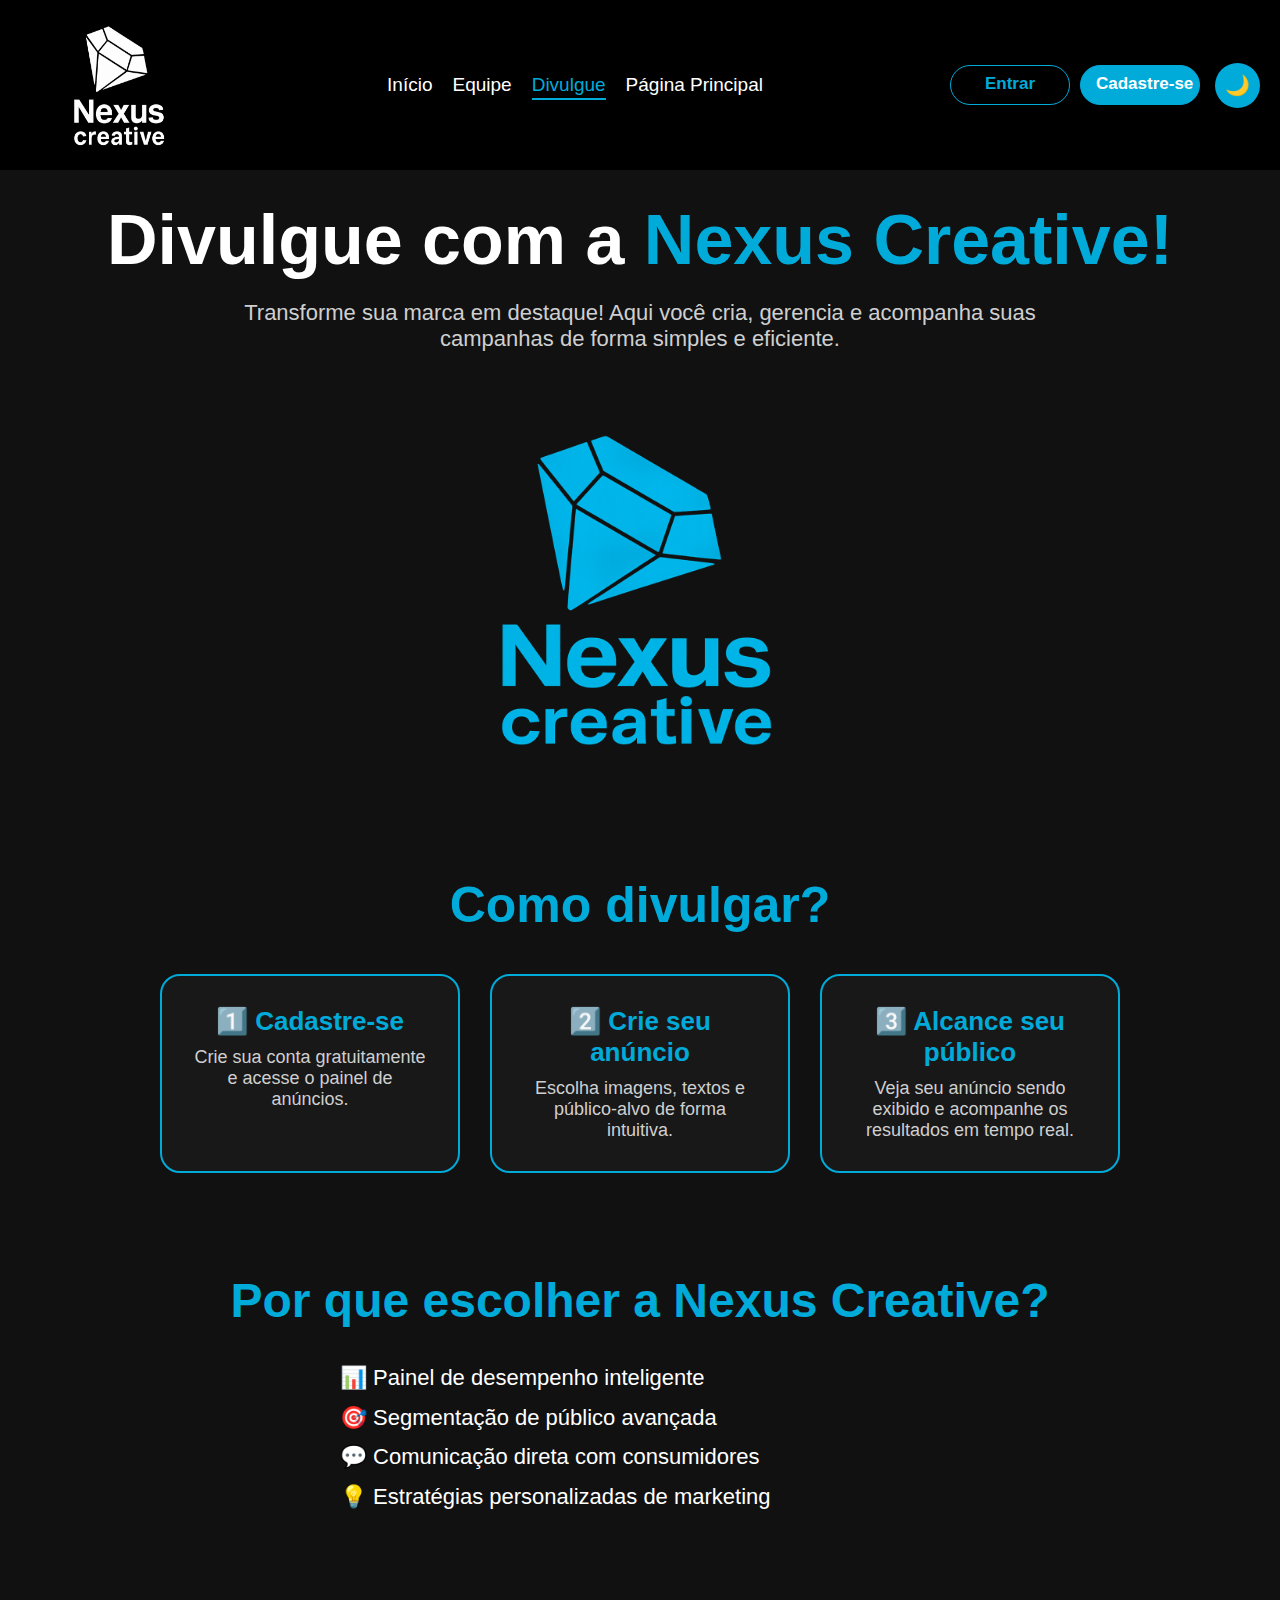
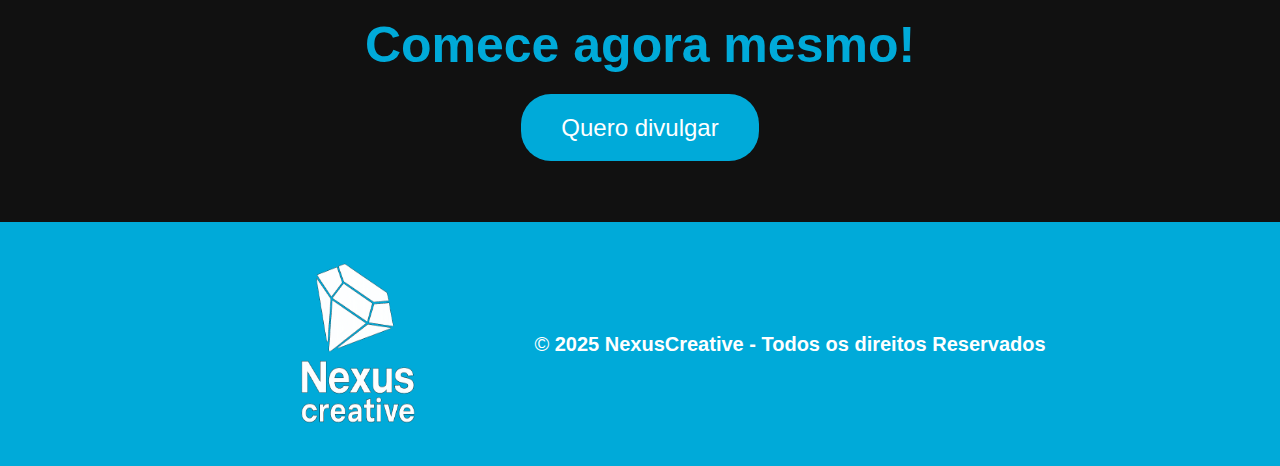
<file: divulgue.html>
<!DOCTYPE html>
<html lang="pt-BR">
<head>
    <meta charset="UTF-8">
    <meta name="viewport" content="width=device-width, initial-scale=1.0">
    <title>Divulgue - Nexus Creative</title>
    <link rel="stylesheet" href="divulgue.css"> <link rel="shortcut icon" href="Logo/Nexus Creative.png" type="image/x-icon">
</head>
<body>
    <header>
        <img src="Logo/Logotipo Geométrico em Preto e Branco.png" alt="Logo Nexus Creative" class="logo-desktop" width="200" height="150">

        <nav class="nav-desktop" aria-label="Navegação Principal">
            <ul>
                <li><a href="index.html">Início</a></li>
                <li><a href="Equipe.html">Equipe</a></li>
                <li><a href="divulgue.html" class="active">Divulgue</a></li> <li><a href="Principal.html">Página Principal</a></li>
            </ul>
        </nav>

        <div class="header-acoes">
          <div class="auth-actions desktop-acoes"></div>
            
            <button id="toggle-tema" aria-label="Alternar Tema">🌙</button>

            <button id="toggle-menu" aria-label="Abrir Menu">☰</button>
        </div>
    </header>

    <div id="mobile-menu">
        <nav aria-label="Navegação Secundária">
            <ul>
                <li><a href="index.html">Início</a></li>
                <li><a href="Equipe.html">Equipe</a></li>
                <li><a href="divulgue.html" class="active">Divulgue</a></li>
                <li><a href="Principal.html">Página Principal</a></li>
            </ul>
        </nav>
        <div class="mobile-botoes">
             <div class="Entrar mobile-entrar">
                 <a href="Entrar.html">Entrar</a>
             </div>
             <div class="Cadastro mobile-cadastro">
                 <a href="Cadastro.html">Cadastre-se</a>
             </div>
        </div>
    </div>
    
    <main class="divulgue">
        <section class="intro">
            <h1>Divulgue com a <span>Nexus Creative!</span></h1>
            <p>Transforme sua marca em destaque! Aqui você cria, gerencia e acompanha suas campanhas de forma simples e eficiente.</p>
            <img src="Logo/Logo Nexus Criativo em Ciano.png" alt="Logo Nexus Creative">
        </section>

        <section class="etapas">
            <h2>Como divulgar?</h2>
            <div class="cards">
                <div class="card">
                    <h3>1️⃣ Cadastre-se</h3>
                    <p>Crie sua conta gratuitamente e acesse o painel de anúncios.</p>
                </div>
                <div class="card">
                    <h3>2️⃣ Crie seu anúncio</h3>
                    <p>Escolha imagens, textos e público-alvo de forma intuitiva.</p>
                </div>
                <div class="card">
                    <h3>3️⃣ Alcance seu público</h3>
                    <p>Veja seu anúncio sendo exibido e acompanhe os resultados em tempo real.</p>
                </div>
            </div>
        </section>

        <section class="vantagens">
            <h2>Por que escolher a Nexus Creative?</h2>
            <ul>
                <li>📊 Painel de desempenho inteligente</li>
                <li>🎯 Segmentação de público avançada</li>
                <li>💬 Comunicação direta com consumidores</li>
                <li>💡 Estratégias personalizadas de marketing</li>
            </ul>
        </section>

        <section class="cta">
            <h2>Comece agora mesmo!</h2>
            <a href="Propagandas.html" class="btn-divulgue">Quero divulgar</a>
        </section>
    </main>


    <footer>
        <div class="footer-contato">
            <img src="Logo/Logotipo Geométrico em Preto e Branco.png" alt="Nexus Creative" width="250px" height="200px">
        </div>
        <p>&copy; <strong>2025 NexusCreative - Todos os direitos Reservados</strong></p>
    </footer>

    
<script>
    const botaoTema = document.getElementById("toggle-tema");

    if (localStorage.getItem("tema") === "light") {
        document.body.classList.add("light");
        botaoTema.textContent = "☀️";
    }

    botaoTema.addEventListener("click", () => {
        document.body.classList.toggle("light");

        if (document.body.classList.contains("light")) {
            botaoTema.textContent = "☀️";
            localStorage.setItem("tema", "light");
        } else {
            botaoTema.textContent = "🌙";
            localStorage.setItem("tema", "dark");
        }
    });

    // SCRIPT MENU HAMBURGUER
    const botaoMenu = document.getElementById("toggle-menu");
    const mobileMenu = document.getElementById("mobile-menu");
    
    botaoMenu.addEventListener("click", () => {
        mobileMenu.classList.toggle("active");
        botaoMenu.textContent = mobileMenu.classList.contains("active") ? "✕" : "☰";
    });

    // Fecha o menu ao redimensionar (volta para desktop)
    window.addEventListener('resize', () => {
        if (window.innerWidth > 1024) {
            mobileMenu.classList.remove('active');
            botaoMenu.textContent = '☰';
        }
    });
</script>

<script>
    // Função para atualizar o cabeçalho e os links
    function updateHeaderAuth() {
        const authContainer = document.querySelector('.auth-actions');
        const isLogged = localStorage.getItem('usuarioLogado') === 'true';

        if (authContainer) {
            if (isLogged) {
                // Estado LOGADO: Exibe botão Sair
                authContainer.innerHTML = `
                    <div class="Entrar desktop-acoes">
                        <a href="#" id="logoutBtn">Sair</a>
                    </div>
                `;
                document.getElementById('logoutBtn').addEventListener('click', (e) => {
                    e.preventDefault();
                    localStorage.removeItem('usuarioLogado');
                    localStorage.removeItem('usuarioEmail');
                    window.location.reload(); // Recarrega para atualizar o estado
                });
            } else {
                // Estado DESLOGADO: Exibe Entrar e Cadastre-se
                authContainer.innerHTML = `
                    <div class="Entrar desktop-acoes">
                        <a href="Entrar.html">Entrar</a>
                    </div>
                    <div class="Cadastro desktop-acoes">
                        <a href="Cadastro.html">Cadastre-se</a>
                    </div>
                `;
            }
        }
        
        // Trata o link "Divulgue" na navegação
        const divulgueLink = document.querySelector('.nav-desktop a[href="divulgue.html"]');
        if (divulgueLink) {
             // Redireciona para o painel se logado, ou para o login se deslogado
             divulgueLink.href = isLogged ? 'Propagandas.html' : 'Entrar.html';
        }
    }
    
    // Chama a função ao carregar a página
    updateHeaderAuth();

    // ... (Mantenha o restante do seu código JavaScript, como o script de tema e menu)
</script>
</body>

</html>
</file>
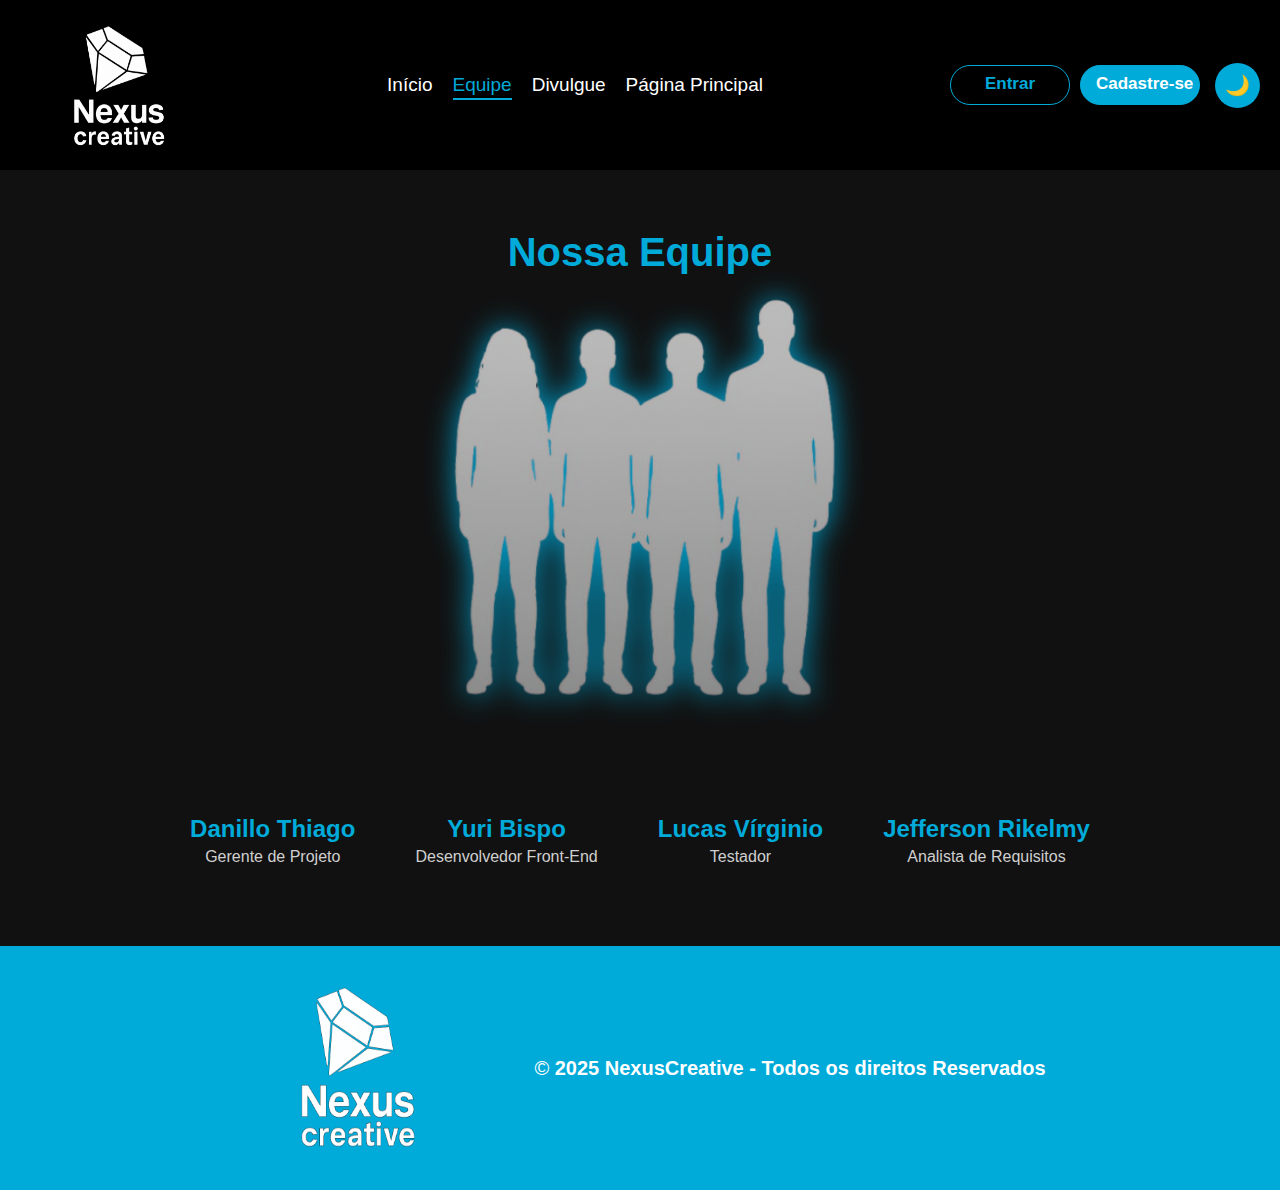
<file: Equipe.html>
<!DOCTYPE html>
<html lang="pt-BR">
<head>
    <meta charset="UTF-8">
    <meta name="viewport" content="width=device-width, initial-scale=1.0">
    <title>Equipe - Nexus Creative</title>
    <link rel="stylesheet" href="Equipe.css"> 
    <link rel="shortcut icon" href="Logo/Nexus Creative.png" type="image/x-icon">
</head>
<body>
    <header>
        <img src="Logo/Logotipo Geométrico em Preto e Branco.png" alt="Logo Nexus Creative" class="logo-desktop" width="200" height="150">

        <nav class="nav-desktop" aria-label="Navegação Principal">
            <ul>
                <li><a href="Index.html">Início</a></li>
                <li><a href="Equipe.html" class="active">Equipe</a></li>
                <li><a href="divulgue.html">Divulgue</a></li>
                <li><a href="Principal.html">Página Principal</a></li>
            </ul>
        </nav>

        <div class="header-acoes">
           <div class="auth-actions desktop-acoes">
        </div>
            
            <button id="toggle-tema" aria-label="Alternar Tema">🌙</button>

            <button id="toggle-menu" aria-label="Abrir Menu">☰</button>
        </div>
    </header>


    <ul id="mobile-menu" class="nav-mobile">
    <li class="mobile-auth-item" id="mobileAuthItem"><a href="Index.html">Início</a></li>
    <li class="mobile-auth-item" id="mobileAuthItem"><a href="Equipe.html" class="active">Equipe</a></li>
    <li class="mobile-auth-item" id="mobileAuthItem"><a href="divulgue.html">Divulgue</a></li>
    <li class="mobile-auth-item" id="mobileAuthItem"><a href="Principal.html">Página Principal</a></li>
    
    </ul>
    
    <main class="team-section">
        <h1 class="titulo">Nossa Equipe</h1>
        
        <div class="silhouettes">
            <img src="Logo/60ffcd9c-d65b-4d8c-a897-1e9e14b72f73.png" alt="Silhueta da equipe" >
        </div>

        <div class="team-info">
            <div class="person">
                <h2>Danillo Thiago</h2>
                <p>Gerente de Projeto</p>
            </div>
            <div class="person">
                <h2>Yuri Bispo</h2>
                <p>Desenvolvedor Front-End</p>
                
            </div>
            <div class="person">
                <h2>Lucas Vírginio</h2>
                <p>Testador</p>
            </div>
            <div class="person">
                <h2>Jefferson Rikelmy</h2>
                <p>Analista de Requisitos</p>
            </div>
        </div>
    </main>

      <footer>
        <div class="footer-contato">
            <img src="Logo/Logotipo Geométrico em Preto e Branco.png" alt="Nexus Crative" width="250px" height="200px">
        </div>

        <p>&copy; <strong>2025 NexusCreative - Todos os direitos Reservados</strong></p>
        
    </footer>
    <script>
    const botaoTema = document.getElementById("toggle-tema");

    // Aplica o tema salvo no navegador
    if (localStorage.getItem("tema") === "light") {
        document.body.classList.add("light");
        botaoTema.textContent = "☀️";
    }

    botaoTema.addEventListener("click", () => {
        document.body.classList.toggle("light");

        if (document.body.classList.contains("light")) {
            botaoTema.textContent = "☀️";
            localStorage.setItem("tema", "light");
        } else {
            botaoTema.textContent = "🌙";
            localStorage.setItem("tema", "dark");
        }
    });

    // SCRIPT MENU HAMBURGUER
    const botaoMenu = document.getElementById("toggle-menu");
    const mobileMenu = document.getElementById("mobile-menu");
    
    botaoMenu.addEventListener("click", () => {
        mobileMenu.classList.toggle("active");
        
        // Altera o ícone do hamburguer para 'X'
        botaoMenu.textContent = mobileMenu.classList.contains("active") ? "✕" : "☰";
    });

    // Fecha o menu ao redimensionar (volta para desktop)
    window.addEventListener('resize', () => {
        if (window.innerWidth > 1024) {
            mobileMenu.classList.remove('active');
            botaoMenu.textContent = '☰';
        }
    });
</script>

<script>
    // Função para atualizar o cabeçalho e os links
    function updateHeaderAuth() {
        const authContainer = document.querySelector('.auth-actions');
        const isLogged = localStorage.getItem('usuarioLogado') === 'true';

        if (authContainer) {
            if (isLogged) {
                // Estado LOGADO: Exibe botão Sair
                authContainer.innerHTML = `
                    <div class="Entrar desktop-acoes">
                        <a href="#" id="logoutBtn">Sair</a>
                    </div>
                `;
                document.getElementById('logoutBtn').addEventListener('click', (e) => {
                    e.preventDefault();
                    localStorage.removeItem('usuarioLogado');
                    localStorage.removeItem('usuarioEmail');
                    window.location.reload(); // Recarrega para atualizar o estado
                });
            } else {
                // Estado DESLOGADO: Exibe Entrar e Cadastre-se
                authContainer.innerHTML = `
                    <div class="Entrar desktop-acoes">
                        <a href="Entrar.html">Entrar</a>
                    </div>
                    <div class="Cadastro desktop-acoes">
                        <a href="Cadastro.html">Cadastre-se</a>
                    </div>
                `;
            }
        }
        
        // Trata o link "Divulgue" na navegação
        const divulgueLink = document.querySelector('.nav-desktop a[href="divulgue.html"]');
        if (divulgueLink) {
             // Redireciona para o painel se logado, ou para o login se deslogado
             divulgueLink.href = isLogged ? 'Propagandas.html' : 'Entrar.html';
        }
    }
    
    // Chama a função ao carregar a página
    updateHeaderAuth();

    // ... (Mantenha o restante do seu código JavaScript, como o script de tema e menu)
</script>
</body>
</html>
</file>
<file: divulgue.css>
/* ========================================= */
/* VARIÁVEIS DE TEMA (Padronizadas)          */
/* ========================================= */

:root {
    /* Tema Padrão: ESCURO */
    --accent: #00AAD9;
    --bg: #111111;
    --header-bg: #000000;
    --card: #181818; 
    --text: #ffffff;
    --muted: #cfcfcf;
    --shadow-menu: rgba(0, 0, 0, 0.8);
    --border-cat: rgba(0, 170, 217, 0.12);
}

/* Tema CLARO */
body.light {
    --accent: #0077b6; 
    --bg: #f5f5f5;
    --header-bg: #ffffff;
    --card: #ffffff;
    --text: #0a0a0a; 
    --muted: #555555; 
    --shadow-menu: rgba(0, 0, 0, 0.3);
    --border-cat: rgba(0, 119, 182, 0.25);
}

/* ========================================= */
/* ANIMAÇÕES                                 */
/* ========================================= */

@keyframes slideDown {
    from {
        transform: translateY(-80px);
        opacity: 0;
    }
    to {
        transform: translateY(0);
        opacity: 1;
    }
}

@keyframes fadeIn {
    from { opacity: 0; }
    to { opacity: 1; }
}

@keyframes float {
    0% { transform: translateY(0px); }
    50% { transform: translateY(-15px); }
    100% { transform: translateY(0px); }
}

/* ========================================= */
/* GERAL                                     */
/* ========================================= */

* {
    box-sizing: border-box;
    margin: 0;
    padding: 0;
}

body {
    font-family:'Lucida Sans', 'Lucida Sans Regular', 'Lucida Grande', 'Lucida Sans Unicode', Geneva, Verdana, sans-serif;
    background-color: var(--bg);
    color: var(--text);
    overflow-x: hidden;
    transition: background-color 0.35s ease, color 0.35s ease;
}

a {
    color: var(--text);
    text-decoration: none;
    transition: color 0.3s ease;
}

/* Tema Claro - Links */
body.light a {
    color: var(--accent); /* Para links fora do header/menu */
}

/* ========================================= */
/* CABEÇALHO (IDÊNTICO AO CÓDIGO EQUIPE)    */
/* ========================================= */

header {
    background-color: var(--header-bg); 
    color: var(--text);
    display: flex;
    align-items: center;
    justify-content: space-between;
    animation: slideDown 1s ease-out;
    position: fixed;
    top: 0;
    width: 100%;
    z-index: 1000;
    padding: 10px 20px;
}

header img {
    width: 200px;
    height: 150px;
}

body.light header img {
    content: url("Logo/Logo Nexus Criativo em Ciano.png");
}

/* Navegação Desktop */
.nav-desktop ul {
    list-style: none;
    display: flex;
    margin: 0;
    font-size: 19px;
}

.nav-desktop ul li {
    margin-right: 20px;
}

.nav-desktop ul li a {
    color: var(--text);
    position: relative;
    transition: color 0.3s ease;
}

.nav-desktop ul li a:hover,
.nav-desktop ul li a.active {
    color: var(--accent);
}

.nav-desktop ul li a::after {
    content: '';
    position: absolute;
    width: 0;
    height: 2px;
    bottom: -5px;
    left: 0;
    background-color: var(--accent);
    transition: width 0.3s ease;
}

.nav-desktop ul li a:hover::after,
.nav-desktop ul li a.active::after {
    width: 100%;
}

.header-acoes {
    display: flex;
    align-items: center;
    gap: 15px;
}

/* ========================================= */
/* BOTÕES HEADER (Entrar / Cadastre-se)      */
/* ========================================= */

.Entrar, .Cadastro {
    border: 1px var(--accent) solid;
    border-radius: 20px;
    width: 120px;
    text-align: center;
    height: 40px;
    font-size: 17px;
    transition: transform 0.3s ease, box-shadow 0.3s ease, background-color 0.4s ease;
}

.Entrar a, .Cadastro a {
    display: block; 
    line-height: 40px;
    text-decoration: none;
}

/* Estilo Padrão - Dark Mode */
.Entrar a {
    color: var(--accent);
}
.Cadastro {
    background-color: var(--accent);
}
.Cadastro a {
    color: white;
}

.Entrar:hover {
    background-color: var(--accent);
}
.Entrar:hover a {
    color: white; 
}
.Cadastro:hover {
    background-color: var(--card); 
}
.Cadastro:hover a {
    color: var(--accent);
}

/* Efeito de Hover/Ativo Comum */
.Entrar:hover, .Cadastro:hover {
    transform: translateY(-3px);
    box-shadow: 0 4px 10px rgba(0, 170, 217, 0.4);
}

/* Estilos para o Tema Claro - Botões */
body.light .Entrar {
    border-color: var(--accent);
}
body.light .Entrar a {
    color: var(--accent);
}
body.light .Entrar:hover {
    background-color: var(--accent);
}
body.light .Entrar:hover a {
    color: white;
}

body.light .Cadastro {
    background-color: var(--accent);
    border-color: var(--accent);
}
body.light .Cadastro a {
    color: white;
}
body.light .Cadastro:hover {
    background-color: var(--card);
}
body.light .Cadastro:hover a {
    color: var(--accent);
}


/* ========================================= */
/* BOTÃO MODO CLARO / ESCURO                 */
/* ========================================= */

#toggle-tema {
    background: var(--accent);
    color: #fff;
    border: none;
    border-radius: 50px;
    width: 45px;
    height: 45px;
    font-size: 20px;
    cursor: pointer;
    transition: all .3s ease;
    flex-shrink: 0; 
}

#toggle-tema:hover {
    transform: scale(1.08);
    box-shadow: 0 6px 16px rgba(0,0,0,.25);
}

/* ========================================= */
/* MENU HAMBURGUER (MOBILE)                  */
/* ========================================= */

/* Botão Hamburguer no Header (Visível apenas no mobile) */
#toggle-menu {
    display: none; 
    background: transparent;
    border: none;
    color: var(--text);
    font-size: 30px;
    cursor: pointer;
    padding: 5px 10px;
    flex-shrink: 0;
}

/* Container do Menu Mobile (Off-Canvas) */
#mobile-menu {
    position: fixed;
    top: 0;
    right: 0;
    width: 75%; 
    max-width: 300px;
    height: 100%;
    background: var(--header-bg);
    box-shadow: -4px 0 15px var(--shadow-menu);
    z-index: 2000;
    padding: 20px;
    display: flex;
    flex-direction: column;
    transform: translateX(100%); 
    visibility: hidden; 
    transition: transform 0.3s ease, visibility 0.3s ease;
}

#mobile-menu.active {
    transform: translateX(0);
    visibility: visible;
}

#mobile-menu nav ul {
    list-style: none;
    padding: 0;
    margin: 0;
}

#mobile-menu nav ul li a {
    display: block;
    padding: 15px 0;
    text-decoration: none;
    color: var(--text);
    border-bottom: 1px solid rgba(255, 255, 255, 0.1); 
    transition: background 0.3s ease;
}
body.light #mobile-menu nav ul li a {
    border-bottom: 1px solid rgba(0, 0, 0, 0.1); 
}

#mobile-menu nav ul li a:hover {
    background: rgba(0, 170, 217, 0.1);
}

body.light #mobile-menu nav ul li a:hover {
    background: rgba(0, 119, 182, 0.1);
}

/* Botões de Ação dentro do Menu Mobile */
.mobile-botoes {
    margin-top: 30px;
    display: flex;
    flex-direction: column;
    gap: 15px;
}

.mobile-botoes .Entrar, .mobile-botoes .Cadastro {
    width: 100%;
    margin: 0; 
}

.mobile-botoes .Entrar a, .mobile-botoes .Cadastro a {
    line-height: 40px;
}

/* ========================================= */
/* ESTILOS ESPECÍFICOS DA PÁGINA DIVULGUE    */
/* ========================================= */

.divulgue {
    margin: 200px 100px 80px; /* Ajuste a margem superior para acomodar o header */
    color: var(--text);
    text-align: center;
}

.divulgue .intro h1 {
    font-size: 70px;
    color: var(--text);
}

.divulgue .intro h1 span {
    color: var(--accent);
}

.divulgue .intro p {
    font-size: 22px;
    max-width: 800px;
    margin: 20px auto 40px;
    color: var(--muted);
}

.divulgue .intro img {
    width: 600px;
    max-width: 100%;
    animation: float 4s ease-in-out infinite;
}

.etapas {
    margin-top: 80px;
}

.etapas h2, .cta h2 {
    font-size: 50px;
    color: var(--accent);
    margin-bottom: 40px;
}
/* Estilo do menu no tema claro */
body.light .nav-desktop ul li a {
    color: #0077b6;
}

body.light .nav-desktop ul li a:hover,
body.light .nav-desktop ul li a.active {
    color: #0077b6; 
}

body.light .nav-desktop ul li a::after {
    background-color: #00AAD9; 
}


.cards {
    display: flex;
    justify-content: center;
    flex-wrap: wrap;
    gap: 30px;
}

.card {
    background-color: var(--card);
    border: 2px solid var(--accent);
    border-radius: 20px;
    width: 300px;
    padding: 30px;
    transition: transform 0.3s ease, box-shadow 0.3s ease;
}

.card:hover {
    transform: translateY(-8px);
    box-shadow: 0 6px 15px rgba(0, 170, 217, 0.4);
}

.card h3 {
    color: var(--accent);
    font-size: 26px;
    margin-bottom: 10px;
}

.card p {
    font-size: 18px;
    color: var(--muted);
}

.vantagens {
    margin-top: 100px;
}

.vantagens h2 {
    font-size: 48px;
    color: var(--accent);
    margin-bottom: 30px;
}

.vantagens ul {
    list-style: none;
    font-size: 22px;
    line-height: 1.8;
    padding: 0;
    max-width: 600px;
    margin: 0 auto;
    text-align: left;
}

.cta {
    margin-top: 100px;
}

.btn-divulgue {
    background-color: var(--accent);
    padding: 20px 40px;
    border-radius: 30px;
    color: white;
    font-size: 24px;
    text-decoration: none;
    transition: background 0.3s ease, transform 0.3s ease;
}

.btn-divulgue:hover {
    background-color: #0090B0;
    transform: translateY(-3px);
}


/* ========================================= */
/* FOOTER (IDÊNTICO AO CÓDIGO EQUIPE)        */
/* ========================================= */
footer {
    background-color: var(--accent);
    display: flex;
    align-items: center;
    justify-content: center;
    padding: 20px;
    animation: fadeIn 1.5s ease-in;
}

footer img {
    margin-right: 50px;
}

footer p {
    font-size: 20px;
    color: white;
    margin-left: 0;
}


/* ========================================= */
/* MEDIA QUERIES (Responsividade)            */
/* ========================================= */

@media (max-width: 1024px) {
    /* Esconde elementos de desktop */
    .nav-desktop, .desktop-acoes {
        display: none;
    }

    /* Mostra o menu hamburguer */
    #toggle-menu {
        display: block;
    }

    header img {
        width: 150px;
        height: auto;
    }
    
    .divulgue {
        margin: 120px 40px 80px; /* Ajuste para o header menor em telas menores */
    }

    /* Ajustes específicos da página Divulgue */
    .divulgue .intro h1 {
        font-size: 48px;
    }
    .cards {
        flex-direction: column;
        align-items: center;
    }
    .divulgue .intro img {
        width: 90%;
    }

    /* Footer */
    footer {
        flex-direction: column;
        text-align: center;
        padding: 30px 20px;
    }
    footer img {
        margin-right: 0;
        margin-bottom: 15px;
    }
    footer p {
        font-size: 16px;
    }
}

@media (max-width: 768px) {
    .divulgue .intro img {
        width: 350px;
    }
    .divulgue {
        margin: 120px 20px 80px; 
    }
}

@media (max-width: 480px) {
    header {
        padding: 8px 15px;
    }

    header img {
        width: 120px;
    }

    .divulgue .intro h1 {
        font-size: 32px;
    }

    .divulgue .intro p {
        font-size: 18px;
    }

    .etapas h2, .cta h2 {
        font-size: 36px;
    }

    .divulgue .intro img {
        max-width: 250px;
    }

    .vantagens ul {
        font-size: 18px;
    }
}

header .header-acoes {
    display: flex;
    align-items: center; /* Alinha verticalmente todos os itens (auth, tema, menu) */
    gap: 15px; /* Espaço entre os elementos */
}

/* Novo contêiner para Entrar/Cadastro/Sair */
.auth-actions {
    display: flex;
    /* Adiciona o espaço entre o botão de entrar e o de cadastro (se houver) */
    gap: 10px; 
}

/* Estilo dos links dentro de .auth-actions */
.auth-actions a {
    /* Mantenha o estilo dos links do header */
    padding: 8px 15px; 
    border-radius: 6px;
    font-weight: bold;
    transition: background-color 0.3s;
    margin-top: -10px;
    text-decoration: none;
    white-space: nowrap; /* Impede quebras de linha */
}

/* Estilo específico para o botão de Entrar/Sair */
.auth-actions .Entrar a, 
.auth-actions .Cadastro a {

}
</file>
<file: Equipe.css>
/* ========================================= */
/* VARIÁVEIS DE TEMA (Padronizadas)          */
/* ========================================= */

:root {
    /* Tema Padrão: ESCURO */
    --accent: #00AAD9;
    --bg: #111111;
    --header-bg: #000000;
    --card: #181818; 
    --text: #ffffff;
    --muted: #cfcfcf;
    --shadow-menu: rgba(0, 0, 0, 0.8);
    --border-cat: rgba(0, 170, 217, 0.12);
}

/* Tema CLARO */
body.light {
    --accent: #0077b6; 
    --bg: #f5f5f5;
    --header-bg: #ffffff;
    --card: #ffffff;
    --text: #0a0a0a; 
    --muted: #555555; 
    --shadow-menu: rgba(0, 0, 0, 0.3);
    --border-cat: rgba(0, 119, 182, 0.25);
}

/* ========================================= */
/* ANIMAÇÕES                                 */
/* ========================================= */

@keyframes slideDown {
    from {
        transform: translateY(-80px);
        opacity: 0;
    }
    to {
        transform: translateY(0);
        opacity: 1;
    }
}

@keyframes fadeIn {
    from { opacity: 0; }
    to { opacity: 1; }
}

/* ========================================= */
/* GERAL                                     */
/* ========================================= */

* {
    box-sizing: border-box;
    margin: 0;
    padding: 0;
}

body {
    font-family:'Lucida Sans', 'Lucida Sans Regular', 'Lucida Grande', 'Lucida Sans Unicode', Geneva, Verdana, sans-serif;
    background-color: var(--bg);
    color: var(--text);
    overflow-x: hidden;
    transition: background-color 0.35s ease, color 0.35s ease;
}

a {
    color: var(--text);
    text-decoration: none;
    transition: color 0.3s ease;
}

/* Tema Claro - Links */
body.light a {
    color: var(--accent); /* Para links fora do header/menu */
}

/* ========================================= */
/* CABEÇALHO                                 */
/* ========================================= */

header {
    background-color: var(--header-bg); /* Usando variável de tema */
    color: var(--text);
    display: flex;
    align-items: center;
    justify-content: space-between; /* Distribui o espaço */
    animation: slideDown 1s ease-out;
    position: fixed;
    top: 0;
    width: 100%;
    z-index: 1000;
    padding: 10px 20px;
}

header img {
    width: 200px;
    height: 150px;
}

/* Troca de logo no tema claro */
body.light header img {
    content: url("Logo/Logo Nexus Criativo em Ciano.png");
}

/* Navegação Desktop */
.nav-desktop ul {
    list-style: none;
    display: flex;
    margin: 0;
    font-size: 19px;
}

.nav-desktop ul li {
    margin-right: 20px;
}

.nav-desktop ul li a {
    color: var(--text);
    position: relative;
    transition: color 0.3s ease;
}

.nav-desktop ul li a:hover,
.nav-desktop ul li a.active {
    color: var(--accent);
}

.nav-desktop ul li a::after {
    content: '';
    position: absolute;
    width: 0;
    height: 2px;
    bottom: -5px;
    left: 0;
    background-color: var(--accent);
    transition: width 0.3s ease;
}

.nav-desktop ul li a:hover::after,
.nav-desktop ul li a.active::after {
    width: 100%;
}

/* Agrupamento das ações de login/cadastro e tema */
.header-acoes {
    display: flex;
    align-items: center;
    gap: 15px;
}

/* ========================================= */
/* BOTÕES HEADER (Entrar / Cadastre-se)      */
/* ========================================= */

.Entrar, .Cadastro {
    border: 1px var(--accent) solid;
    border-radius: 20px;
    width: 120px;
    text-align: center;
    height: 40px;
    font-size: 17px;
    transition: transform 0.3s ease, box-shadow 0.3s ease, background-color 0.4s ease;
}

.Entrar a, .Cadastro a {
    display: block; 
    line-height: 40px;
    text-decoration: none;
}

/* Estilo Padrão - Dark Mode */
.Entrar a {
    color: var(--accent);
}
.Cadastro {
    background-color: var(--accent);
}
.Cadastro a {
    color: white;
}

.Entrar:hover {
    background-color: var(--accent);
}
.Entrar:hover a {
    color: white; 
}
.Cadastro:hover {
    background-color: var(--card); /* Inverte para o fundo do card */
}
.Cadastro:hover a {
    color: var(--accent);
}

/* Efeito de Hover/Ativo Comum */
.Entrar:hover, .Cadastro:hover {
    transform: translateY(-3px);
    box-shadow: 0 4px 10px rgba(0, 170, 217, 0.4);
}

/* Estilos para o Tema Claro - Botões */
body.light .Entrar {
    border-color: var(--accent);
}
body.light .Entrar a {
    color: var(--accent);
}
body.light .Entrar:hover {
    background-color: var(--accent);
}
body.light .Entrar:hover a {
    color: white;
}

body.light .Cadastro {
    background-color: var(--accent);
    border-color: var(--accent);
}
body.light .Cadastro a {
    color: white;
}
body.light .Cadastro:hover {
    background-color: var(--card);
}
body.light .Cadastro:hover a {
    color: var(--accent);
}


/* ========================================= */
/* BOTÃO MODO CLARO / ESCURO                 */
/* ========================================= */

#toggle-tema {
    background: var(--accent);
    color: #fff;
    border: none;
    border-radius: 50px;
    width: 45px;
    height: 45px;
    font-size: 20px;
    cursor: pointer;
    transition: all .3s ease;
    flex-shrink: 0; 
}

#toggle-tema:hover {
    transform: scale(1.08);
    box-shadow: 0 6px 16px rgba(0,0,0,.25);
}

/* ========================================= */
/* MENU HAMBURGUER (MOBILE)                  */
/* ========================================= */

/* Botão Hamburguer no Header (Visível apenas no mobile) */
#toggle-menu {
    display: none; /* Escondido por padrão (Desktop-first) */
    background: transparent;
    border: none;
    color: var(--text);
    font-size: 30px;
    cursor: pointer;
    padding: 5px 10px;
    flex-shrink: 0;
}

/* Container do Menu Mobile (Off-Canvas) */
#mobile-menu {
    position: fixed;
    top: 0;
    right: 0;
    width: 75%; 
    max-width: 300px;
    height: 100%;
    background: var(--header-bg);
    box-shadow: -4px 0 15px var(--shadow-menu);
    z-index: 2000;
    padding: 20px;
    display: flex;
    flex-direction: column;
    transform: translateX(100%); /* Esconde para a direita */
    visibility: hidden; 
    transition: transform 0.3s ease, visibility 0.3s ease;
}

#mobile-menu.active {
    transform: translateX(0); /* Traz para a tela */
    visibility: visible;
}

#mobile-menu nav ul {
    list-style: none;
    padding: 0;
    margin: 0;
}

#mobile-menu nav ul li a {
    display: block;
    padding: 15px 0;
    text-decoration: none;
    color: var(--text);
    /* Usando var() para a borda no tema claro/escuro */
    border-bottom: 1px solid rgba(255, 255, 255, 0.1); 
    transition: background 0.3s ease;
}
body.light #mobile-menu nav ul li a {
    border-bottom: 1px solid rgba(0, 0, 0, 0.1); 
}

#mobile-menu nav ul li a:hover {
    background: rgba(0, 170, 217, 0.1);
}

body.light #mobile-menu nav ul li a:hover {
    background: rgba(0, 119, 182, 0.1);
}

/* Botões de Ação dentro do Menu Mobile */
.mobile-botoes {
    margin-top: 30px;
    display: flex;
    flex-direction: column;
    gap: 15px;
}

.mobile-botoes .Entrar, .mobile-botoes .Cadastro {
    width: 100%;
    margin: 0; 
}

.mobile-botoes .Entrar a, .mobile-botoes .Cadastro a {
    line-height: 40px;
}

/* ========================================= */
/* SEÇÃO EQUIPE (Manutenção dos estilos)     */
/* ========================================= */
.team-section {
    text-align: center;
    padding: 80px 20px;
    margin-top: 150px; /* Ajuste a margem para o novo header de 150px */
}

.titulo {
    color: var(--accent);
    font-size: 2.5em;
    margin-bottom: 0px;
}

/* Silhueta central */
.silhouettes {
    display: flex;
    justify-content: center;
    margin-bottom: 0px;
    margin-top: -70px;
}

.silhouettes img {
    max-width: 400px;
    filter: drop-shadow(0 0 15px var(--accent));
    opacity: 0.9;
}

/* Nomes e cargos */
.team-info {
    display: flex;
    justify-content: center;
    flex-wrap: wrap;
    gap: 60px;
}

.person h2 {
    color: var(--accent);
    margin: 10px 0 5px;
}

.person p {
    margin: 0;
    color: var(--muted);
}

/* ========================================= */
/* FOOTER                                    */
/* ========================================= */
footer {
    background-color: var(--accent);
    display: flex;
    align-items: center;
    justify-content: center;
    padding: 20px;
    animation: fadeIn 1.5s ease-in;
}

footer img {
    margin-right: 50px;
}

footer p {
    font-size: 20px;
    color: white;
    margin-left: 0;
}


/* ========================================= */
/* MEDIA QUERIES (Responsividade)            */
/* ========================================= */

@media (max-width: 1024px) {
    /* Esconde elementos de desktop */
    .nav-desktop, .desktop-acoes {
        display: none;
    }

    /* Mostra o menu hamburguer */
    #toggle-menu {
        display: block;
    }

    header img {
        width: 150px;
        height: auto;
    }
    
    .team-section {
        margin-top: 100px; /* Ajuste para o header menor em telas menores */
    }

    .silhouettes img {
        max-width: 500px;
    }

    /* Footer */
    footer {
        flex-direction: column;
        text-align: center;
        padding: 30px 20px;
    }
    footer img {
        margin-right: 0;
        margin-bottom: 15px;
    }
    footer p {
        font-size: 16px;
    }
}

@media (max-width: 768px) {
    .silhouettes img {
        max-width: 350px;
    }

    .team-info {
        gap: 30px;
    }
}

@media (max-width: 480px) {
    header {
        padding: 8px 15px;
    }

    header img {
        width: 120px;
    }

    .titulo {
        font-size: 1.8em;
    }

    .silhouettes img {
        max-width: 250px;
    }

    .team-info {
        flex-direction: column;
        gap: 20px;
    }
}

/* Estilo do menu no tema claro */
body.light .nav-desktop ul li a {
    color: #0077b6;
}

body.light .nav-desktop ul li a:hover,
body.light .nav-desktop ul li a.active {
    color: #0077b6; 
}

body.light .nav-desktop ul li a::after {
    background-color: #00AAD9; 
}

header .header-acoes {
    display: flex;
    align-items: center; /* Alinha verticalmente todos os itens (auth, tema, menu) */
    gap: 15px; /* Espaço entre os elementos */
}

/* Novo contêiner para Entrar/Cadastro/Sair */
.auth-actions {
    display: flex;
    /* Adiciona o espaço entre o botão de entrar e o de cadastro (se houver) */
    gap: 10px; 
}

/* Estilo dos links dentro de .auth-actions */
.auth-actions a {
    /* Mantenha o estilo dos links do header */
    padding: 8px 15px; 
    border-radius: 6px;
    font-weight: bold;
    transition: background-color 0.3s;
    margin-top: -10px;
    text-decoration: none;
    white-space: nowrap; /* Impede quebras de linha */
}

/* Estilo específico para o botão de Entrar/Sair */
.auth-actions .Entrar a, 
.auth-actions .Cadastro a {

}
</file>
